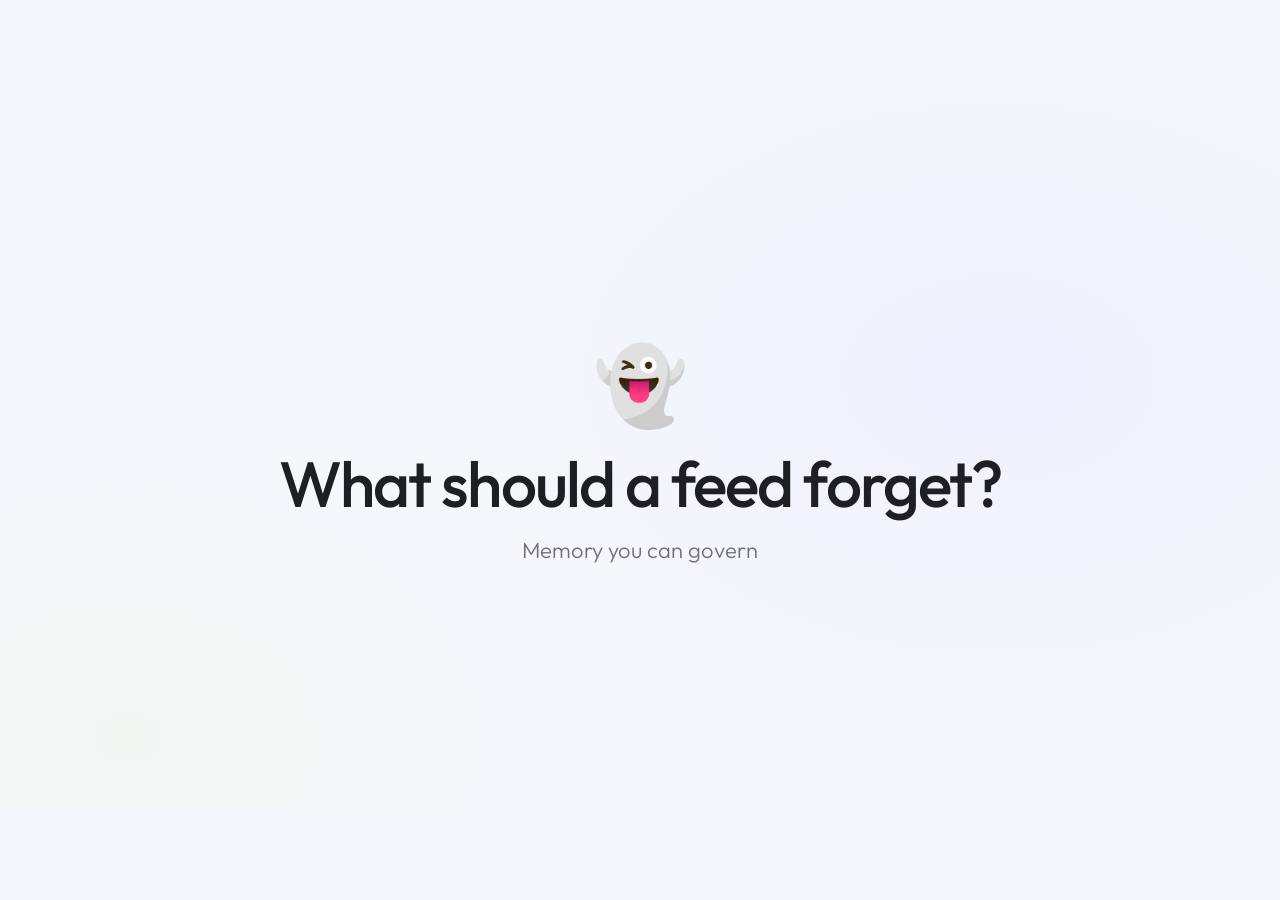
<file: demo/film.html>
<!doctype html>
<html lang="en">
<head>
<meta charset="utf-8">
<meta name="viewport" content="width=device-width, initial-scale=1">
<title>Forgotten Stays Forgotten</title>
<link rel="preconnect" href="https://fonts.googleapis.com">
<link href="https://fonts.googleapis.com/css2?family=Outfit:wght@300;400;500;600&display=swap" rel="stylesheet">
<style>
:root {
  --bg: #f6f7fb; --ink: #1d1f24; --muted: #6b7180; --line: #e3e6ee; --card: #ffffff;
  --blue: #1a73e8; --red: #e5484d; --green: #1e9e5a; --amber: #f2a900; --violet: #7b61ff;
  --ease: cubic-bezier(.2, .8, .2, 1);
}
* { box-sizing: border-box; }
html, body { margin: 0; height: 100%; background: var(--bg); overflow: hidden; }
body { font-family: "Outfit", system-ui, sans-serif; color: var(--ink); -webkit-font-smoothing: antialiased; }

#stage { position: absolute; left: 50%; top: 50%; width: 1280px; height: 720px; transform-origin: 0 0; overflow: hidden;
  background: radial-gradient(900px 600px at 78% 40%, #eef1ff 0%, transparent 60%),
              radial-gradient(700px 500px at 10% 90%, #f1f8f4 0%, transparent 60%), var(--bg); }

/* captions */
.cap { position: absolute; left: 0; right: 0; top: 46px; text-align: center; font-size: 30px; font-weight: 400; letter-spacing: -.01em;
  opacity: 0; transform: translateY(10px); transition: opacity .7s var(--ease), transform .7s var(--ease); }
.cap.on { opacity: 1; transform: none; }
.cap em { font-style: normal; color: var(--muted); }

/* title cards */
.title { position: absolute; inset: 0; display: grid; place-items: center; text-align: center; opacity: 0; transition: opacity 1s var(--ease); pointer-events: none; }
.title.on { opacity: 1; }
.title h1 { font-size: 64px; font-weight: 500; letter-spacing: -.03em; margin: 0; line-height: 1.05; }
.title p { font-size: 22px; color: var(--muted); margin: 18px 0 0; font-weight: 300; }
.title .ghost { font-size: 76px; display: block; margin-bottom: 18px; transition: opacity 1.2s, filter 1.2s, transform 1.2s; }
.title .ghost.fade { opacity: 0; filter: blur(10px); transform: scale(.8); }

/* scene */
#scene { position: absolute; inset: 0; opacity: 0; transition: opacity .9s var(--ease); }
#scene.on { opacity: 1; }
svg#wires { position: absolute; inset: 0; width: 1280px; height: 720px; pointer-events: none; }
svg#wires path { fill: none; stroke-width: 2.2; stroke-linecap: round; transition: stroke .5s, opacity .6s; }

.feed { position: absolute; left: 110px; top: 118px; width: 520px; height: 520px; background: var(--card); border-radius: 28px;
  box-shadow: 0 30px 80px -30px rgba(30, 40, 90, .25), 0 0 0 1px var(--line); overflow: hidden; }
.feed-head { position: absolute; left: 26px; top: 20px; right: 26px; display: flex; justify-content: space-between; align-items: center; }
.feed-head b { font-weight: 600; font-size: 18px; }
.kid { display: flex; align-items: center; gap: 8px; font-size: 14px; color: var(--muted); }
.kid i { font-style: normal; width: 30px; height: 30px; border-radius: 50%; background: #ffe7d6; display: grid; place-items: center; font-size: 16px; }
.rows { position: absolute; left: 18px; right: 18px; top: 66px; bottom: 82px; }
.row { position: absolute; left: 0; right: 0; height: 58px; display: flex; align-items: center; gap: 16px; padding: 0 8px;
  border-radius: 16px; transition: transform .9s var(--ease), opacity .7s var(--ease), background .5s; }
.row .th { width: 88px; height: 46px; border-radius: 12px; display: grid; place-items: center; font-size: 24px; flex: 0 0 auto;
  box-shadow: inset 0 0 0 1px rgba(255,255,255,.25); }
.row .tt { font-size: 17px; font-weight: 500; }
.row .tm { font-size: 13px; color: var(--muted); margin-top: 2px; }
.row.lit { background: #f2f5ff; }
.row.doomed { background: #fff1f1; }
.row.doomed .tt { color: var(--red); }
.t-space { background: linear-gradient(135deg, #5b6cff, #1b1f6b); }
.t-spooky { background: linear-gradient(135deg, #7a7a92, #23232e); }
.t-animals { background: linear-gradient(135deg, #3cc6b4, #1d6f8c); }
.t-art { background: linear-gradient(135deg, #ffb35c, #e0613a); }

.prompt { position: absolute; left: 22px; right: 22px; bottom: 18px; height: 52px; border-radius: 26px; background: #f3f4f8;
  display: flex; align-items: center; padding: 0 8px 0 22px; font-size: 17px; color: var(--muted); transition: box-shadow .4s, background .4s; }
.prompt.focus { background: #fff; box-shadow: 0 0 0 2px var(--blue), 0 10px 30px -10px rgba(26,115,232,.4); color: var(--ink); }
.prompt span { flex: 1; white-space: nowrap; }
.prompt .caret { display: inline-block; width: 2px; height: 20px; background: var(--blue); vertical-align: -4px; margin-left: 2px; animation: blink 1s steps(1) infinite; }
@keyframes blink { 50% { opacity: 0; } }
.prompt button { width: 38px; height: 38px; border-radius: 50%; border: 0; background: var(--ink); color: #fff; font-size: 18px; transition: transform .2s, background .3s; }
.prompt button.press { transform: scale(.86); background: var(--blue); }

/* memory */
.mem-title { position: absolute; left: 860px; top: 104px; width: 300px; text-align: center; font-size: 15px; color: var(--muted); letter-spacing: .02em; }
.orb { position: absolute; width: 300px; left: 860px; display: flex; align-items: center; gap: 18px; transition: opacity .8s, transform .8s var(--ease); }
.orb .ball { width: 74px; height: 74px; border-radius: 50%; display: grid; place-items: center; font-size: 32px; background: #fff; flex: 0 0 auto;
  box-shadow: 0 14px 30px -12px var(--glow), 0 0 0 1px var(--line); position: relative; transition: box-shadow .6s, background .6s, filter .8s, opacity .8s; }
.orb .ball::after { content: ""; position: absolute; inset: -7px; border-radius: 50%; border: 2px solid var(--glow); opacity: .0; transition: opacity .5s; }
.orb.lit .ball::after { opacity: .55; }
.orb .lbl { font-size: 19px; font-weight: 500; }
.orb .sub { font-size: 13px; color: var(--muted); margin-top: 2px; }
.orb .bar { width: 120px; height: 5px; border-radius: 3px; background: var(--line); margin-top: 8px; overflow: hidden; }
.orb .bar i { display: block; height: 100%; width: var(--w); background: var(--glow); border-radius: 3px; transition: width .8s var(--ease); }
.orb.hit .ball { background: #fff1f1; box-shadow: 0 0 0 3px var(--red), 0 14px 40px -8px rgba(229,72,77,.6); }
.orb.gone .ball { background: transparent; box-shadow: 0 0 0 2px var(--line); filter: grayscale(1); opacity: .35; }
.orb.gone .ball { outline: 2px dashed #c8ccd6; outline-offset: 4px; }
.orb.gone .lbl { color: #aab0bd; text-decoration: line-through; text-decoration-thickness: 2px; text-decoration-color: var(--red); }
.orb.gone .bar i { width: 0 !important; }
.orb .stamp { font-size: 12px; font-weight: 600; color: var(--red); background: #fff1f1; border-radius: 8px; padding: 3px 8px; margin-left: 4px;
  opacity: 0; transform: scale(.8); transition: opacity .5s, transform .5s var(--ease); display: inline-block; }
.orb.gone .stamp { opacity: 1; transform: none; }

/* session ticker */
.sessions { position: absolute; left: 110px; width: 520px; top: 652px; display: flex; gap: 10px; justify-content: center; }
.sess { font-size: 14px; padding: 7px 14px; border-radius: 999px; background: #fff; box-shadow: 0 0 0 1px var(--line); color: var(--muted);
  opacity: 0; transform: translateY(8px); transition: opacity .5s, transform .5s var(--ease); display: flex; gap: 8px; align-items: center; }
.sess.on { opacity: 1; transform: none; }
.sess b { color: var(--green); font-weight: 600; }

.row.indep { background: #effaf3; }
.row.indep .tm { color: var(--green); font-weight: 500; }
.proof { position: absolute; left: 0; right: 0; top: 150px; display: flex; flex-direction: column; align-items: center; opacity: 0; pointer-events: none; transition: opacity .8s var(--ease); }
.proof.on { opacity: 1; }
.proof .nums { display: flex; gap: 28px; }
.proof .num { width: 250px; padding: 26px 20px; border-radius: 24px; background: #fff; text-align: center; box-shadow: 0 30px 80px -30px rgba(30,40,90,.25), 0 0 0 1px var(--line); }
.proof .num b { display: block; font-size: 72px; font-weight: 500; letter-spacing: -.03em; line-height: 1; }
.proof .num span { display: block; margin-top: 10px; font-size: 17px; color: var(--muted); }
.proof .naive { margin-top: 26px; font-size: 19px; color: var(--muted); }
.proof .naive b { color: var(--red); font-weight: 600; }
.pulse { position: absolute; width: 14px; height: 14px; border-radius: 50%; background: var(--blue); box-shadow: 0 0 18px var(--blue); opacity: 0; pointer-events: none; }

.replay { position: fixed; right: 14px; bottom: 12px; font: 13px "Outfit", sans-serif; color: #9aa0ad; background: none; border: 0; cursor: pointer; opacity: 0; transition: opacity .4s; }
body:hover .replay, body:hover .livebtn { opacity: 1; }
.livebtn { position: fixed; right: 80px; bottom: 12px; font: 13px "Outfit", sans-serif; color: #9aa0ad; text-decoration: none; opacity: 0; transition: opacity .4s; }
</style>
</head>
<body>
<div id="stage">
  <div class="title" id="intro">
    <div><span class="ghost" id="ghost">👻</span>
      <h1>What should a feed forget?</h1>
      <p>Memory you can govern</p></div>
  </div>

  <div id="scene">
    <svg id="wires"></svg>
    <div class="feed">
      <div class="feed-head"><b id="forwho">For you</b><span class="kid"><i>🧒</i></span></div>
      <div class="rows" id="rows"></div>
      <div class="prompt" id="prompt"><span id="ptext">Tell the feed what to change…</span><button aria-hidden="true">↑</button></div>
    </div>
    <div class="mem-title">What the feed remembers</div>
    <div id="orbs"></div>
    <div class="sessions" id="sessions"></div>
  </div>

  <div class="proof" id="proof"></div>
  <div class="cap" id="cap"></div>

  <div class="title" id="outro">
    <div><h1>A forgotten memory<br>stays forgotten.</h1>
      <p>Governed memory on MongoDB Atlas</p></div>
  </div>
</div>
<a class="livebtn" id="livebtn" href="/">Live demo</a>
<button class="replay" id="replay">Replay</button>
<script src="film_data.js"></script>

<script>
"use strict";
const $ = (s) => document.querySelector(s);
const D = window.FILM_DATA;
if (!D) {
  document.body.innerHTML = "<p style='padding:40px;font:20px system-ui'>film_data.js is missing. Run: python -m demo.film_data</p>";
  throw new Error("no film data");
}
if (location.protocol === "file:") $("#livebtn").style.display = "none";
const stage = $("#stage");
function fit() {
  const s = Math.min(innerWidth / 1280, innerHeight / 720);
  stage.style.transform = `translate(-50%, -50%) scale(${s})`;
  stage.style.transformOrigin = "center"; stage.style.left = "50%"; stage.style.top = "50%";
}
addEventListener("resize", fit); fit();

// Everything below comes from FILM_DATA (demo/film_data.py: the team's own slate generator and planner on the seed data).
// Only the look (icons, colours) is decided here.
const LOOK = {
  space:    { icon: "🚀", label: "Space",   glow: "#5b6cff", c: "space",   e: "🪐" },
  spooky:   { icon: "👻", label: "Spooky",  glow: "#8a8aa3", c: "spooky",  e: "👻" },
  animals:  { icon: "🐾", label: "Animals", glow: "#2bb3a3", c: "animals", e: "🐧" },
  art_craft:{ icon: "🎨", label: "Crafts",  glow: "#ff8a4c", c: "art",     e: "✂️" },
};
const look = (t) => LOOK[t] || { icon: "✨", label: String(t).replace(/_/g, " "), glow: "#7b61ff", c: "space", e: "▶" };
const FAULT = D.retracted.topic;
const maxW = Math.max(...D.memories.map((m) => m.watches), 1);
const step = Math.min(120, 360 / Math.max(D.memories.length - 1, 1));
const MEM = {};
D.memories.forEach((m, i) => {
  MEM[m.topic] = { ...look(m.topic), sub: `from ${m.watches} videos watched`, w: Math.round(45 + 50 * m.watches / maxW), y: 170 + i * step };
});
const V = {};
[...D.before, ...D.after].forEach((r) => {
  const mems = r.mem.length ? r.mem : [r.topic];
  V[r.video_id] = { t: r.title, mems, m: mems.find((x) => x !== FAULT) || mems[0], e: look(r.topic).e, c: look(r.topic).c };
});
const ROW_H = 61;
let rows = [];
const wait = (ms) => new Promise((r) => setTimeout(r, ms));
const icons = (id, drop) => V[id].mems.filter((m) => m !== drop).map((m) => (MEM[m] || look(m)).icon).join(" ");

function caption(html) {
  const c = $("#cap");
  c.classList.remove("on");
  return wait(html ? 380 : 0).then(() => { if (html) { c.innerHTML = html; c.classList.add("on"); } });
}
function buildOrbs() {
  $("#orbs").innerHTML = Object.entries(MEM).map(([k, m]) => `
    <div class="orb" id="orb-${k}" style="top:${m.y - 37}px; --glow:${m.glow}; --w:${m.w}%; opacity:0; transform: translateX(20px)">
      <div class="ball">${m.icon}</div>
      <div><div class="lbl">${m.label}<span class="stamp">Forgotten</span></div><div class="sub">${m.sub}</div><div class="bar"><i></i></div></div>
    </div>`).join("");
}
function addRow(id, idx, { hidden = true } = {}) {
  const v = V[id];
  const el = document.createElement("div");
  el.className = "row";
  el.innerHTML = `<div class="th t-${v.c}">${v.e}</div><div><div class="tt">${v.t}</div><div class="tm">because of ${icons(id)}</div></div>`;
  el.style.transform = `translateY(${idx * ROW_H + (hidden ? 24 : 0)}px)`;
  el.style.opacity = hidden ? 0 : 1;
  $("#rows").appendChild(el);
  const r = { id, el, idx };
  rows.push(r);
  return r;
}
function place() { rows.forEach((r, i) => { r.idx = i; r.el.style.transform = `translateY(${i * ROW_H}px)`; r.el.style.opacity = 1; }); }

// wires: one curve per (feed row, memory behind it), redrawn every frame
const wires = $("#wires");
function stagePt(el, side) {
  const s = stage.getBoundingClientRect(), b = el.getBoundingClientRect(), k = s.width / 1280;
  return { x: ((side === "r" ? b.right : b.left) - s.left) / k, y: (b.top + b.height / 2 - s.top) / k };
}
const wireState = {}; // "videoId|topic" -> {color, opacity, dash}
function draw() {
  wires.innerHTML = rows.flatMap((r) => V[r.id].mems.map((mem) => {
    const ball = document.querySelector(`#orb-${mem} .ball`);
    if (!ball || r.el.style.opacity === "0") return "";
    const st = wireState[r.id + "|" + mem] || {};
    if (st.opacity === 0) return "";
    const a = stagePt(r.el, "r"), b = stagePt(ball, "l");
    const mx = (a.x + b.x) / 2;
    const color = st.color || MEM[mem].glow;
    const op = Math.min(+r.el.style.opacity || 0, st.opacity ?? .55) * (+getComputedStyle(ball.closest(".orb")).opacity);
    return `<path d="M${a.x - 14},${a.y} C${mx},${a.y} ${mx},${b.y} ${b.x - 6},${b.y}" stroke="${color}" opacity="${op}" stroke-dasharray="${st.dash || "none"}"/>`;
  })).join("");
  requestAnimationFrame(draw);
}
async function type(text, ms = 55) {
  const p = $("#ptext"); $("#prompt").classList.add("focus");
  for (let i = 0; i <= text.length; i++) { p.innerHTML = text.slice(0, i) + `<span class="caret"></span>`; await wait(ms); }
}
const clearWires = () => Object.keys(wireState).forEach((k) => delete wireState[k]);
const byId = (id) => rows.find((r) => r.id === id);

async function run() {
  rows = []; $("#rows").innerHTML = ""; clearWires();
  $("#sessions").innerHTML = ""; $("#ptext").textContent = "Tell the feed what to change…"; $("#prompt").classList.remove("focus");
  ["#intro", "#outro", "#scene", "#proof"].forEach((s) => $(s).classList.remove("on")); $("#ghost").classList.remove("fade");
  $("#forwho").textContent = "For " + D.scope.label;
  buildOrbs(); await caption("");

  // title
  await wait(400); $("#intro").classList.add("on");
  await wait(3200); $("#ghost").classList.add("fade");
  await wait(1600); $("#intro").classList.remove("on");
  await wait(700);

  // the feed is built from memory
  $("#scene").classList.add("on");
  await caption("Every video in this feed is there <em>because of a memory.</em>");
  for (const k of Object.keys(MEM)) { const o = $(`#orb-${k}`); o.style.opacity = 1; o.style.transform = "none"; await wait(260); }
  await wait(500);
  for (let i = 0; i < D.before.length; i++) { const r = addRow(D.before[i].video_id, i); await wait(40); r.el.style.opacity = 1; r.el.style.transform = `translateY(${i * ROW_H}px)`; await wait(420); }
  await wait(1400);
  // why this?
  const wy = rows.find((r) => V[r.id].mems.length === 1 && V[r.id].m !== FAULT) || rows[0];
  const wm = V[wy.id].m;
  wy.el.classList.add("lit"); $(`#orb-${wm}`).classList.add("lit"); wireState[wy.id + "|" + wm] = { opacity: 1, color: "#1a73e8" };
  await caption(`Ask why “${V[wy.id].t}”, and the answer is the memory itself.`);
  await wait(2600);
  wy.el.classList.remove("lit"); $(`#orb-${wm}`).classList.remove("lit"); delete wireState[wy.id + "|" + wm];

  // the parent says one sentence
  await caption("A parent says one sentence.");
  await wait(600);
  await type("No more spooky stuff, she gets nightmares");
  await wait(500);
  $("#prompt button").classList.add("press"); await wait(220); $("#prompt button").classList.remove("press");
  await wait(300);

  // retract the memory and everything built only on it
  const orb = $(`#orb-${FAULT}`);
  orb.classList.add("hit");
  const doomed = rows.filter((r) => D.removed.includes(r.id));
  const kept = rows.filter((r) => D.kept_independent.includes(r.id));
  doomed.forEach((r) => { r.el.classList.add("doomed"); wireState[r.id + "|" + FAULT] = { opacity: 1, color: "#e5484d" }; });
  kept.forEach((r) => { wireState[r.id + "|" + FAULT] = { opacity: 1, color: "#e5484d" }; });
  await caption(`The memory is retracted, <em>and what depended only on it.</em>`);
  await wait(2000);
  doomed.concat(kept).forEach((r) => { wireState[r.id + "|" + FAULT] = { opacity: 1, color: "#e5484d", dash: "4 8" }; });
  await wait(700);
  orb.classList.remove("hit"); orb.classList.add("gone");
  doomed.forEach((r) => { r.el.style.opacity = 0; r.el.style.transform += " translateX(-40px)"; wireState[r.id + "|" + FAULT] = { opacity: 0 }; });
  kept.forEach((r) => { wireState[r.id + "|" + FAULT] = { opacity: 0 }; });
  await wait(800);
  doomed.forEach((r) => r.el.remove());
  rows = rows.filter((r) => !doomed.includes(r));
  $("#ptext").textContent = "Tell the feed what to change…"; $("#prompt").classList.remove("focus");
  place();
  // independent support survives
  for (const r of kept) {
    V[r.id].mems = V[r.id].mems.filter((m) => m !== FAULT);
    r.el.classList.add("indep");
    r.el.querySelector(".tm").textContent = `Kept · still backed by ${icons(r.id, FAULT)}`;
  }
  if (kept.length) {
    await caption(`“${V[kept[0].id].t}” <em>stays: it has support of its own.</em>`);
    await wait(2600);
  }
  await caption("The feed rebuilds from what's left.");
  for (const id of D.added) { const r = addRow(id, rows.length); await wait(40); place(); await wait(520); }
  await wait(1600);

  // it stays forgotten
  await caption("Next session. And the next. <em>It doesn't creep back.</em>");
  const box = $("#sessions");
  for (const s of D.sessions) {
    rows.forEach((r) => { r.el.style.opacity = .25; });
    await wait(420);
    place();
    const chip = document.createElement("div");
    chip.className = "sess";
    chip.innerHTML = `Session ${s.n} <span>${look(FAULT).icon}</span><b${s.fault_items || s.fault_active ? ' style="color:var(--red)"' : ""}>${s.fault_items}</b>`;
    box.appendChild(chip); await wait(30); chip.classList.add("on");
    await wait(1500);
  }
  await wait(1000);

  // proof
  await caption("");
  const P = D.proof;
  $("#proof").innerHTML = `<div class="nums">
      <div class="num"><b>${P.recalled.length}</b><span>decisions recalled and replayed</span></div>
      <div class="num"><b>${P.preserved.length}</b><span>kept, with independent support</span></div>
      <div class="num"><b>${P.evidence_retracted}</b><span>watches retracted at the source</span></div></div>
    <div class="naive">Delete only the label instead? It comes back: <b>${P.naive_comes_back ? "yes" : "no"}</b>.</div>`;
  $("#scene").classList.remove("on");
  await wait(900);
  $("#proof").classList.add("on");
  await wait(5200);
  $("#proof").classList.remove("on");
  await wait(900);
  $("#outro").classList.add("on");
}

requestAnimationFrame(draw);
run();
$("#replay").addEventListener("click", run);
addEventListener("keydown", (e) => {
  if (e.key === "r" || e.key === " ") run();
  if ((e.key === "l" || e.key === "L") && location.protocol !== "file:") location.href = "/";
});
</script>
</body>
</html>
</file>
